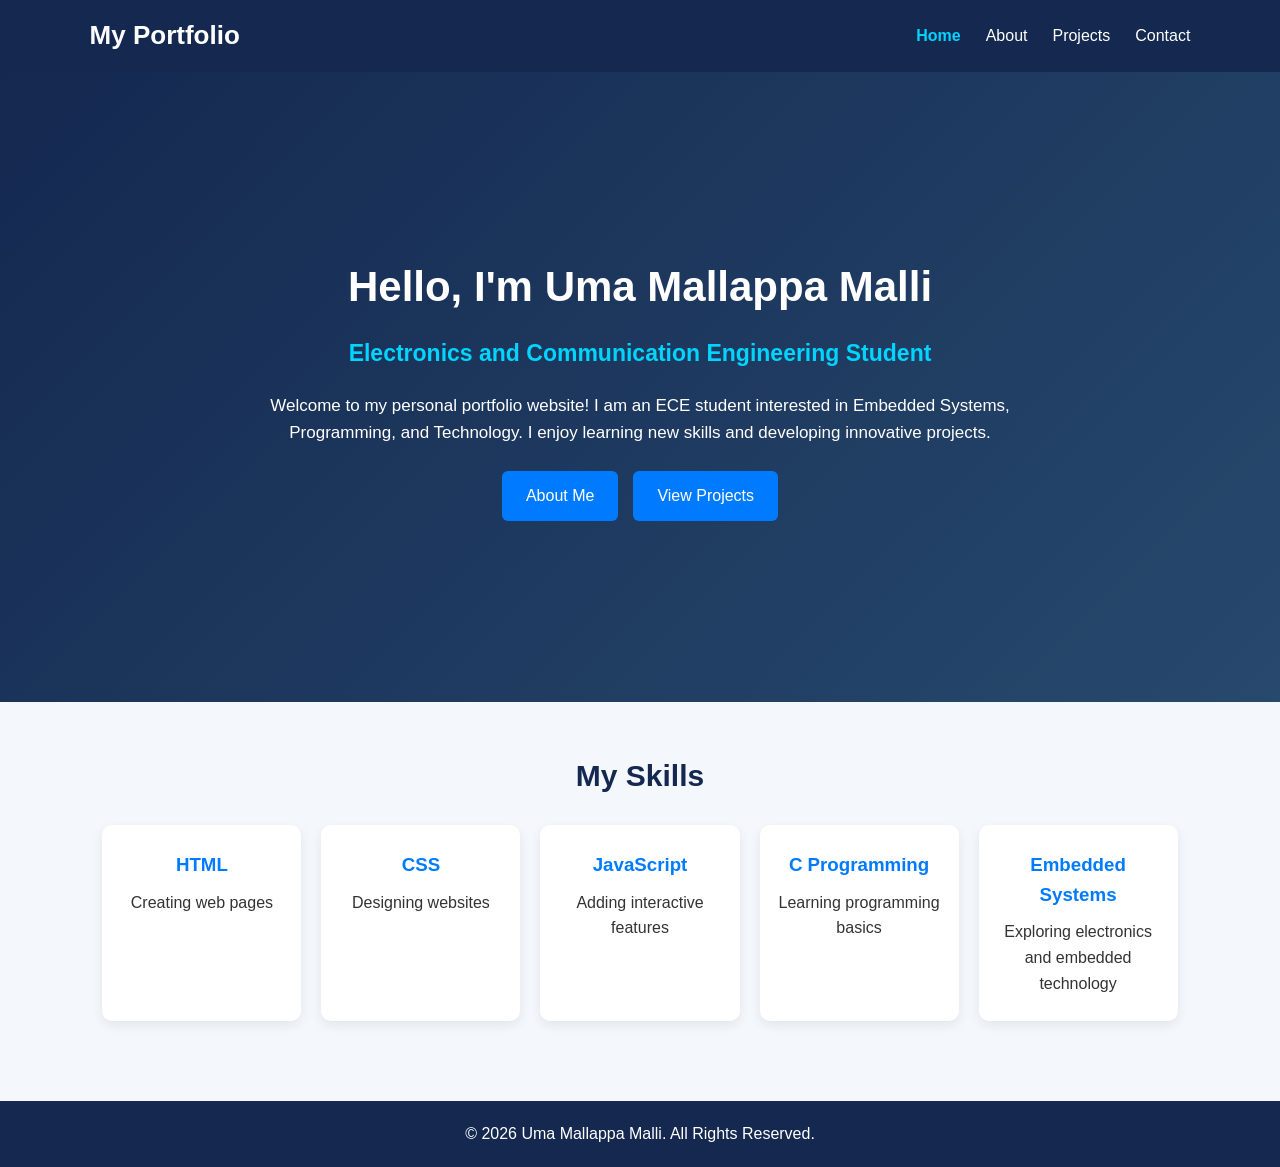
<file: Personal Profile/index.html>
<!DOCTYPE html>
<html lang="en">
<head>
    <meta charset="UTF-8">
    <meta name="viewport" content="width=device-width, initial-scale=1.0">

    <title>My Personal Portfolio</title>
    <link rel="stylesheet" href="style.css">
</head>

<body>
    <header>
        <nav class="navbar">
            <h2 class="logo">My Portfolio</h2>

            <ul class="nav-links">
                <li><a href="index.html">Home</a></li>
                <li><a href="about.html">About</a></li>
                <li><a href="project.html">Projects</a></li>
                <li><a href="contact.html">Contact</a></li>
            </ul>
        </nav>
    </header>
    <section class="home">
        <div class="home-content">

            <h1>Hello, I'm Uma Mallappa Malli</h1>

            <h2>Electronics and Communication Engineering Student</h2>

            <p>
                Welcome to my personal portfolio website!
                I am an ECE student interested in Embedded Systems,
                Programming, and Technology. I enjoy learning new
                skills and developing innovative projects.
            </p>

            <div class="home-buttons">
                <a href="about.html" class="btn">About Me</a>
                <a href="project.html" class="btn">View Projects</a>
            </div>

        </div>
    </section>
    <section class="skills">
        <h2>My Skills</h2>

        <div class="skill-container">
            <div class="skill-card">
                <h3>HTML</h3>
                <p>Creating web pages</p>
            </div>

            <div class="skill-card">
                <h3>CSS</h3>
                <p>Designing websites</p>
            </div>

            <div class="skill-card">
                <h3>JavaScript</h3>
                <p>Adding interactive features</p>
            </div>

            <div class="skill-card">
                <h3>C Programming</h3>
                <p>Learning programming basics</p>
            </div>

            <div class="skill-card">
                <h3>Embedded Systems</h3>
                <p>Exploring electronics and embedded technology</p>
            </div>
        </div>
    </section>

    <!-- Footer -->
    <footer>
        <p>
            &copy; 2026 Uma Mallappa Malli.
            All Rights Reserved.
        </p>
    </footer>

    <!-- Connect JavaScript file -->
    <script src="script.js"></script>

</body>
</html>
</file>
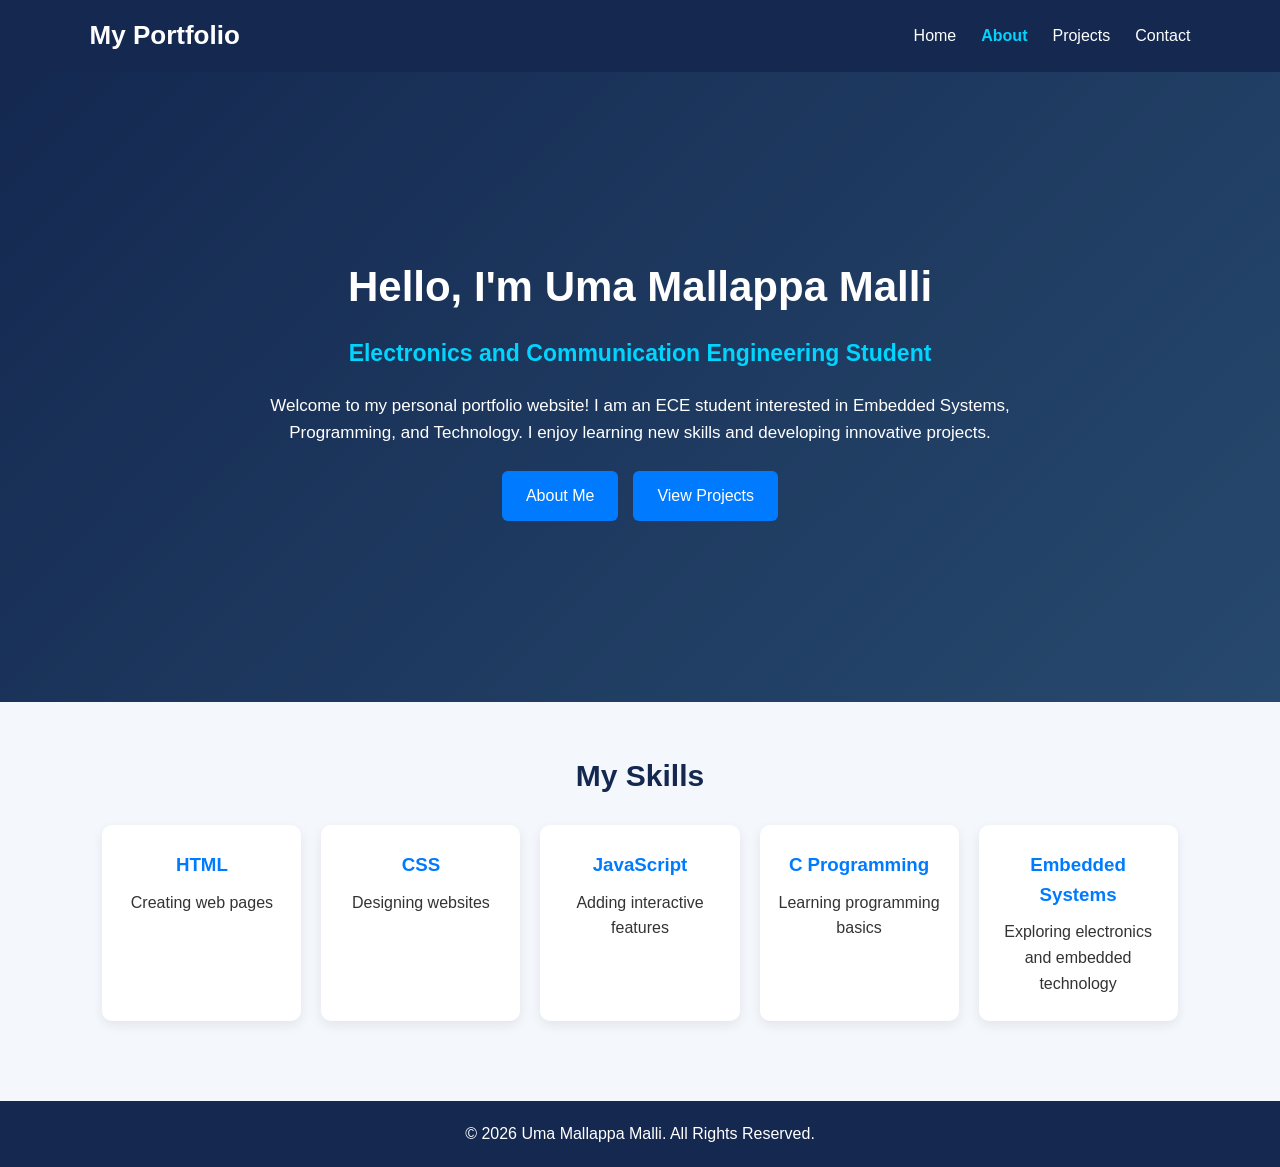
<file: Personal Profile/about.html>
<!DOCTYPE html>
<html lang="en">
<head>
    <meta charset="UTF-8">
    <meta name="viewport" content="width=device-width, initial-scale=1.0">

    <title>My Personal Portfolio</title>

    <!-- Connect CSS file -->
    <link rel="stylesheet" href="style.css">
</head>

<body>

    <!-- Navigation Bar -->
    <header>
        <nav class="navbar">
            <h2 class="logo">My Portfolio</h2>

            <ul class="nav-links">
                <li><a href="index.html">Home</a></li>
                <li><a href="about.html">About</a></li>
                <li><a href="project.html">Projects</a></li>
                <li><a href="contact.html">Contact</a></li>
            </ul>
        </nav>
    </header>

    <!-- Home Section -->
    <section class="home">
        <div class="home-content">

            <h1>Hello, I'm Uma Mallappa Malli</h1>

            <h2>Electronics and Communication Engineering Student</h2>

            <p>
                Welcome to my personal portfolio website!
                I am an ECE student interested in Embedded Systems,
                Programming, and Technology. I enjoy learning new
                skills and developing innovative projects.
            </p>

            <div class="home-buttons">
                <a href="about.html" class="btn">About Me</a>
                <a href="project.html" class="btn">View Projects</a>
            </div>

        </div>
    </section>

    <!-- Skills Section -->
    <section class="skills">
        <h2>My Skills</h2>

        <div class="skill-container">
            <div class="skill-card">
                <h3>HTML</h3>
                <p>Creating web pages</p>
            </div>

            <div class="skill-card">
                <h3>CSS</h3>
                <p>Designing websites</p>
            </div>

            <div class="skill-card">
                <h3>JavaScript</h3>
                <p>Adding interactive features</p>
            </div>

            <div class="skill-card">
                <h3>C Programming</h3>
                <p>Learning programming basics</p>
            </div>

            <div class="skill-card">
                <h3>Embedded Systems</h3>
                <p>Exploring electronics and embedded technology</p>
            </div>
        </div>
    </section>

    <!-- Footer -->
    <footer>
        <p>
            &copy; 2026 Uma Mallappa Malli.
            All Rights Reserved.
        </p>
    </footer>

    <!-- Connect JavaScript file -->
    <script src="script.js"></script>

</body>
</html>
</file>
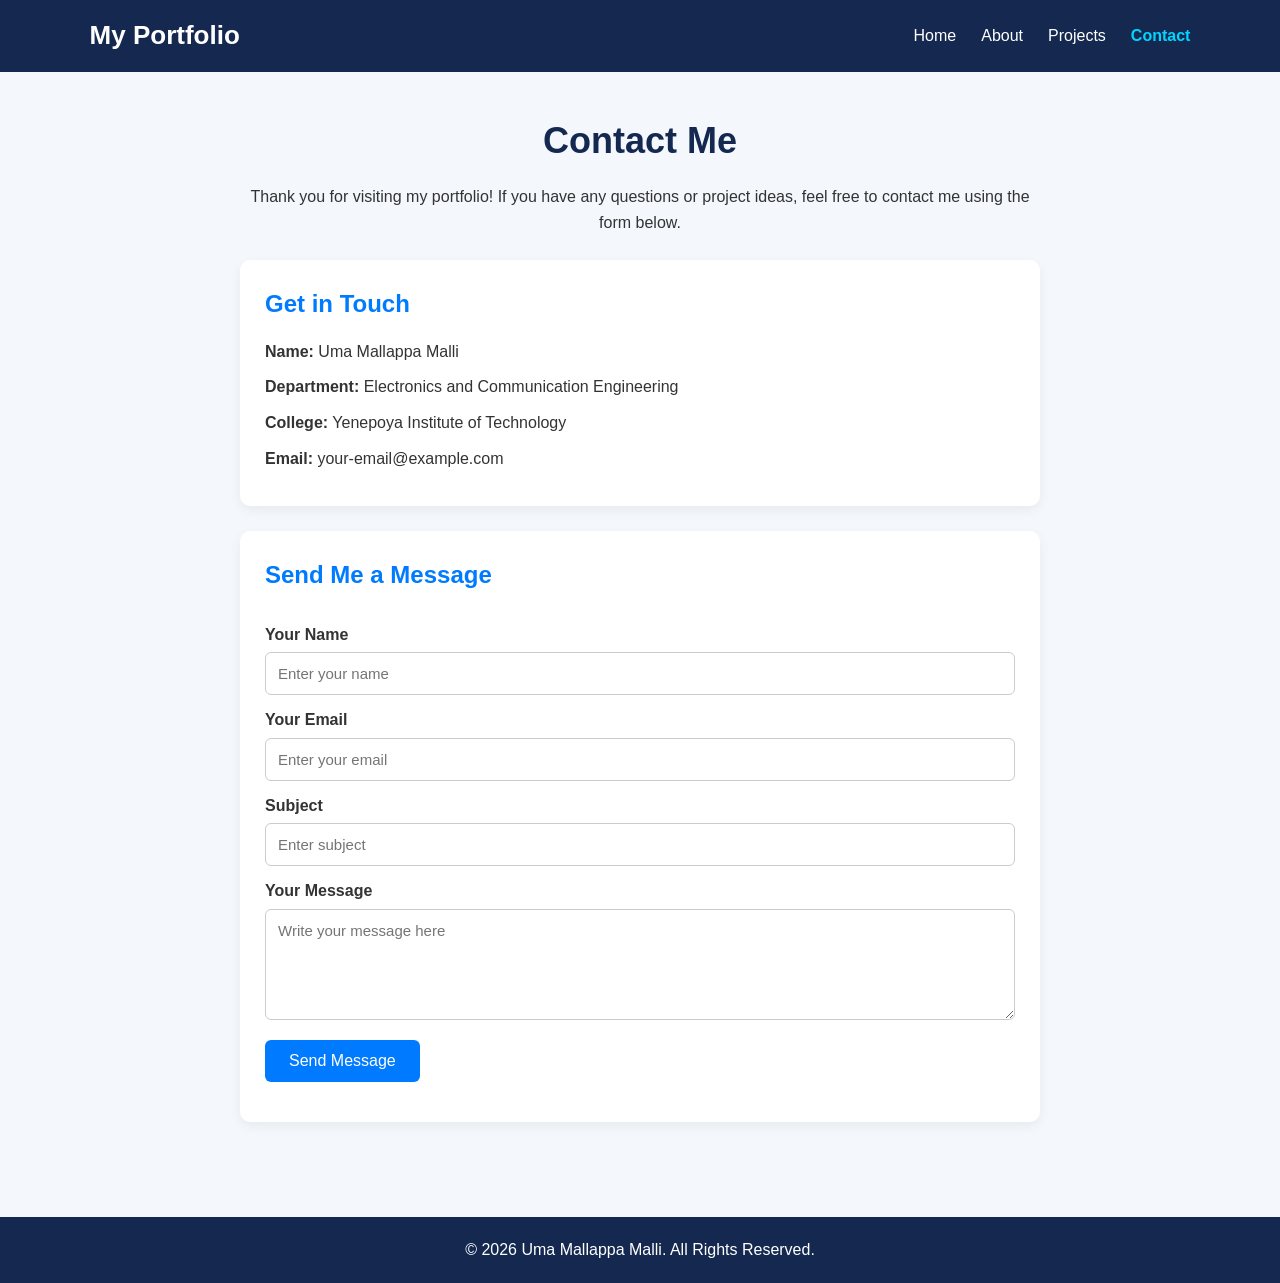
<file: Personal Profile/contact.html>
<!DOCTYPE html>
<html lang="en">
<head>
    <meta charset="UTF-8">
    <meta name="viewport" content="width=device-width, initial-scale=1.0">

    <title>Contact Me | My Portfolio</title>

    <!-- Connect CSS file -->
    <link rel="stylesheet" href="style.css">
</head>

<body>

    <!-- Navigation Bar -->
    <header>
        <nav class="navbar">
            <h2 class="logo">My Portfolio</h2>

            <ul class="nav-links">
                <li><a href="index.html">Home</a></li>
                <li><a href="about.html">About</a></li>
                <li><a href="project.html">Projects</a></li>
                <li><a href="contact.html">Contact</a></li>
            </ul>
        </nav>
    </header>

    <!-- Contact Section -->
    <section class="contact">
        <h1>Contact Me</h1>

        <p>
            Thank you for visiting my portfolio!
            If you have any questions or project ideas,
            feel free to contact me using the form below.
        </p>

        <!-- Contact Information -->
        <div class="contact-info">
            <h2>Get in Touch</h2>
            <p><strong>Name:</strong> Uma Mallappa Malli</p>
            <p><strong>Department:</strong> Electronics and Communication Engineering</p>
            <p><strong>College:</strong> Yenepoya Institute of Technology</p>
            <p><strong>Email:</strong> your-email@example.com</p>
        </div>

        <!-- Contact Form -->
        <div class="contact-form">
            <h2>Send Me a Message</h2>

            <form id="contactForm">

                <label for="name">Your Name</label>
                <input
                    type="text"
                    id="name"
                    name="name"
                    placeholder="Enter your name"
                    required
                >

                <label for="email">Your Email</label>
                <input
                    type="email"
                    id="email"
                    name="email"
                    placeholder="Enter your email"
                    required
                >

                <label for="subject">Subject</label>
                <input
                    type="text"
                    id="subject"
                    name="subject"
                    placeholder="Enter subject"
                    required
                >

                <label for="message">Your Message</label>
                <textarea
                    id="message"
                    name="message"
                    rows="5"
                    placeholder="Write your message here"
                    required
                ></textarea>

                <button type="submit" class="btn">
                    Send Message
                </button>

            </form>

            <p id="formMessage" aria-live="polite"></p>
        </div>
    </section>

    <!-- Footer -->
    <footer>
        <p>&copy; 2026 Uma Mallappa Malli. All Rights Reserved.</p>
    </footer>

    <!-- Connect JavaScript -->
    <script src="script.js"></script>

</body>
</html>
</file>
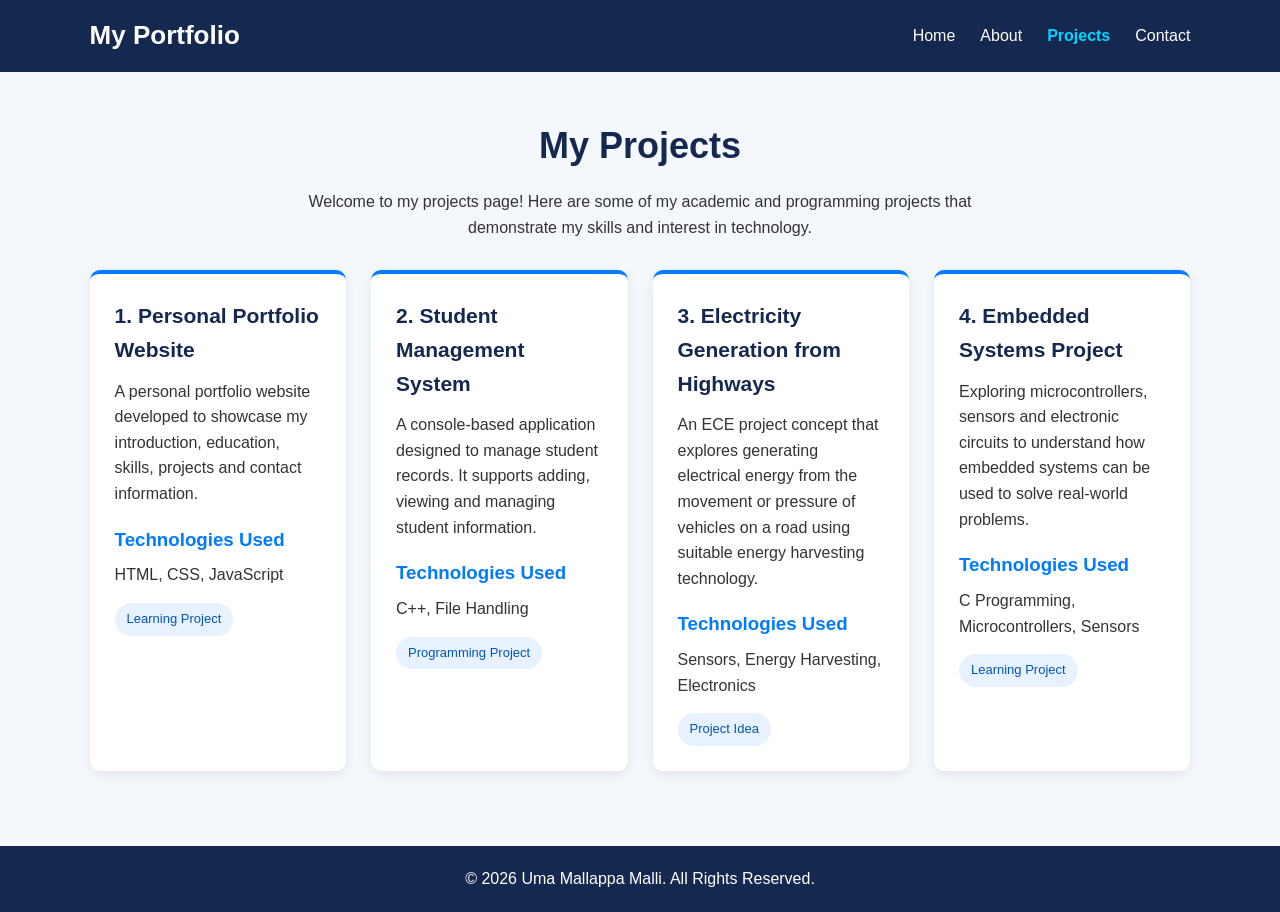
<file: Personal Profile/project.html>
<!DOCTYPE html>
<html lang="en">
<head>
    <meta charset="UTF-8">
    <meta name="viewport" content="width=device-width, initial-scale=1.0">

    <title>My Projects | Portfolio</title>

    <!-- Connect CSS file -->
    <link rel="stylesheet" href="style.css">
</head>

<body>

    <!-- Navigation Bar -->
    <header>
        <nav class="navbar">
            <h2 class="logo">My Portfolio</h2>

            <ul class="nav-links">
                <li><a href="index.html">Home</a></li>
                <li><a href="about.html">About</a></li>
                <li><a href="project.html">Projects</a></li>
                <li><a href="contact.html">Contact</a></li>
            </ul>
        </nav>
    </header>

    <!-- Projects Section -->
    <section class="projects">
        <h1>My Projects</h1>

        <p class="project-intro">
            Welcome to my projects page! Here are some of my
            academic and programming projects that demonstrate
            my skills and interest in technology.
        </p>

        <div class="project-container">

            <!-- Project 1 -->
            <div class="project-card">
                <h2>1. Personal Portfolio Website</h2>

                <p>
                    A personal portfolio website developed to
                    showcase my introduction, education, skills,
                    projects and contact information.
                </p>

                <h3>Technologies Used</h3>
                <p>HTML, CSS, JavaScript</p>

                <span class="project-status">Learning Project</span>
            </div>

            <!-- Project 2 -->
            <div class="project-card">
                <h2>2. Student Management System</h2>

                <p>
                    A console-based application designed to
                    manage student records. It supports adding,
                    viewing and managing student information.
                </p>

                <h3>Technologies Used</h3>
                <p>C++, File Handling</p>

                <span class="project-status">Programming Project</span>
            </div>

            <!-- Project 3 -->
            <div class="project-card">
                <h2>3. Electricity Generation from Highways</h2>

                <p>
                    An ECE project concept that explores generating
                    electrical energy from the movement or pressure
                    of vehicles on a road using suitable energy
                    harvesting technology.
                </p>

                <h3>Technologies Used</h3>
                <p>Sensors, Energy Harvesting, Electronics</p>

                <span class="project-status">Project Idea</span>
            </div>

            <!-- Project 4 -->
            <div class="project-card">
                <h2>4. Embedded Systems Project</h2>

                <p>
                    Exploring microcontrollers, sensors and
                    electronic circuits to understand how embedded
                    systems can be used to solve real-world problems.
                </p>

                <h3>Technologies Used</h3>
                <p>C Programming, Microcontrollers, Sensors</p>

                <span class="project-status">Learning Project</span>
            </div>

        </div>
    </section>

    <!-- Footer -->
    <footer>
        <p>&copy; 2026 Uma Mallappa Malli. All Rights Reserved.</p>
    </footer>

    <!-- Connect JavaScript file -->
    <script src="script.js"></script>

</body>
</html>
</file>
<file: Personal Profile/style.css>
/* =========================
   1. GENERAL STYLING
========================= */

* {
    margin: 0;
    padding: 0;
    box-sizing: border-box;
}

html {
    scroll-behavior: smooth;
}

body {
    font-family: Arial, sans-serif;
    background-color: #f4f7fc;
    color: #333;
    line-height: 1.6;
}

/* =========================
   2. NAVIGATION BAR
========================= */

header {
    background-color: #142850;
    padding: 15px 7%;
}

.navbar {
    display: flex;
    justify-content: space-between;
    align-items: center;
    flex-wrap: wrap;
    gap: 15px;
}

.logo {
    color: #ffffff;
    font-size: 26px;
}

.nav-links {
    list-style: none;
    display: flex;
    gap: 25px;
    flex-wrap: wrap;
}

.nav-links a {
    color: white;
    text-decoration: none;
    font-size: 16px;
    transition: color 0.3s;
}

.nav-links a:hover {
    color: #00d4ff;
}

/* =========================
   3. HOME PAGE
========================= */

.home {
    min-height: 70vh;
    display: flex;
    align-items: center;
    justify-content: center;
    text-align: center;
    padding: 60px 8%;
    background: linear-gradient(135deg, #142850, #27496d);
    color: white;
}

.home-content {
    max-width: 850px;
}

.home h1 {
    font-size: 42px;
    margin-bottom: 15px;
}

.home h2 {
    font-size: 23px;
    color: #00d4ff;
    margin-bottom: 20px;
}

.home p {
    font-size: 17px;
    margin-bottom: 25px;
}

/* Buttons */

.home-buttons {
    display: flex;
    justify-content: center;
    gap: 15px;
    flex-wrap: wrap;
}

.btn {
    display: inline-block;
    background-color: #007bff;
    color: white;
    padding: 12px 24px;
    border: none;
    border-radius: 6px;
    text-decoration: none;
    font-size: 16px;
    cursor: pointer;
    transition: background-color 0.3s;
}

.btn:hover {
    background-color: #0056b3;
}

/* =========================
   4. SKILLS SECTION
========================= */

.skills {
    padding: 50px 8%;
    text-align: center;
}

.skills h2 {
    font-size: 30px;
    margin-bottom: 25px;
    color: #142850;
}

.skill-container {
    display: grid;
    grid-template-columns: repeat(auto-fit, minmax(180px, 1fr));
    gap: 20px;
}

.skill-card {
    background-color: white;
    padding: 25px 15px;
    border-radius: 10px;
    box-shadow: 0 4px 12px rgba(0, 0, 0, 0.08);
    transition: transform 0.3s;
}

.skill-card:hover {
    transform: translateY(-5px);
}

.skill-card h3 {
    color: #007bff;
    margin-bottom: 10px;
}

/* =========================
   5. ABOUT PAGE
========================= */

.about {
    max-width: 1000px;
    margin: auto;
    padding: 40px 25px;
}

.about > h1 {
    text-align: center;
    color: #142850;
    font-size: 36px;
    margin-bottom: 30px;
}

.about-content,
.education-card,
.technical-skills,
.career-goals,
.interests {
    background-color: white;
    margin-bottom: 25px;
    padding: 25px;
    border-radius: 10px;
    box-shadow: 0 4px 12px rgba(0, 0, 0, 0.06);
}

.about h2 {
    color: #007bff;
    margin-bottom: 15px;
}

.about h3 {
    color: #142850;
    margin-bottom: 10px;
}

.about ul {
    padding-left: 25px;
}

.about li {
    margin-bottom: 8px;
}

/* =========================
   6. PROJECTS PAGE
========================= */

.projects {
    padding: 45px 7%;
    text-align: center;
}

.projects > h1 {
    color: #142850;
    font-size: 36px;
    margin-bottom: 15px;
}

.project-intro {
    max-width: 750px;
    margin: 0 auto 30px;
}

.project-container {
    display: grid;
    grid-template-columns: repeat(auto-fit, minmax(250px, 1fr));
    gap: 25px;
    text-align: left;
}

.project-card {
    background-color: white;
    padding: 25px;
    border-radius: 10px;
    box-shadow: 0 4px 12px rgba(0, 0, 0, 0.08);
    border-top: 4px solid #007bff;
    transition: transform 0.3s;
}

.project-card:hover {
    transform: translateY(-5px);
}

.project-card h2 {
    color: #142850;
    font-size: 21px;
    margin-bottom: 12px;
}

.project-card h3 {
    color: #007bff;
    margin-top: 18px;
    margin-bottom: 8px;
}

.project-status {
    display: inline-block;
    margin-top: 15px;
    padding: 6px 12px;
    background-color: #e7f1ff;
    color: #0056b3;
    border-radius: 20px;
    font-size: 13px;
}

/* =========================
   7. CONTACT PAGE
========================= */

.contact {
    max-width: 850px;
    margin: auto;
    padding: 40px 25px;
}

.contact > h1 {
    text-align: center;
    color: #142850;
    font-size: 36px;
    margin-bottom: 15px;
}

.contact > p {
    text-align: center;
    margin-bottom: 25px;
}

.contact-info,
.contact-form {
    background-color: white;
    padding: 25px;
    margin-bottom: 25px;
    border-radius: 10px;
    box-shadow: 0 4px 12px rgba(0, 0, 0, 0.06);
}

.contact h2 {
    color: #007bff;
    margin-bottom: 15px;
}

.contact-info p {
    margin-bottom: 10px;
}

/* Form Fields */

.contact-form form {
    display: flex;
    flex-direction: column;
}

.contact-form label {
    margin-top: 12px;
    margin-bottom: 5px;
    font-weight: bold;
}

.contact-form input,
.contact-form textarea {
    width: 100%;
    padding: 12px;
    border: 1px solid #ccc;
    border-radius: 6px;
    font-family: inherit;
    font-size: 15px;
}

.contact-form input:focus,
.contact-form textarea:focus {
    outline: none;
    border-color: #007bff;
}

.contact-form textarea {
    resize: vertical;
}

.contact-form button {
    margin-top: 20px;
    align-self: flex-start;
}

#formMessage {
    margin-top: 15px;
    color: #146c43;
}

/* =========================
   8. FOOTER
========================= */

footer {
    background-color: #142850;
    color: white;
    text-align: center;
    padding: 20px;
    margin-top: 30px;
}

/* =========================
   9. MOBILE RESPONSIVE
========================= */

@media (max-width: 600px) {

    header {
        padding: 15px 5%;
    }

    .navbar {
        flex-direction: column;
    }

    .nav-links {
        justify-content: center;
        gap: 15px;
    }

    .home {
        padding: 45px 6%;
    }

    .home h1 {
        font-size: 30px;
    }

    .home h2 {
        font-size: 19px;
    }

    .home p {
        font-size: 15px;
    }

    .about,
    .projects,
    .contact {
        padding: 30px 5%;
    }

    .about > h1,
    .projects > h1,
    .contact > h1 {
        font-size: 30px;
    }

    .project-container {
        grid-template-columns: 1fr;
    }

    .contact-info,
    .contact-form,
    .about-content,
    .education-card,
    .technical-skills,
    .career-goals,
    .interests {
        padding: 18px;
    }
}
</file>
